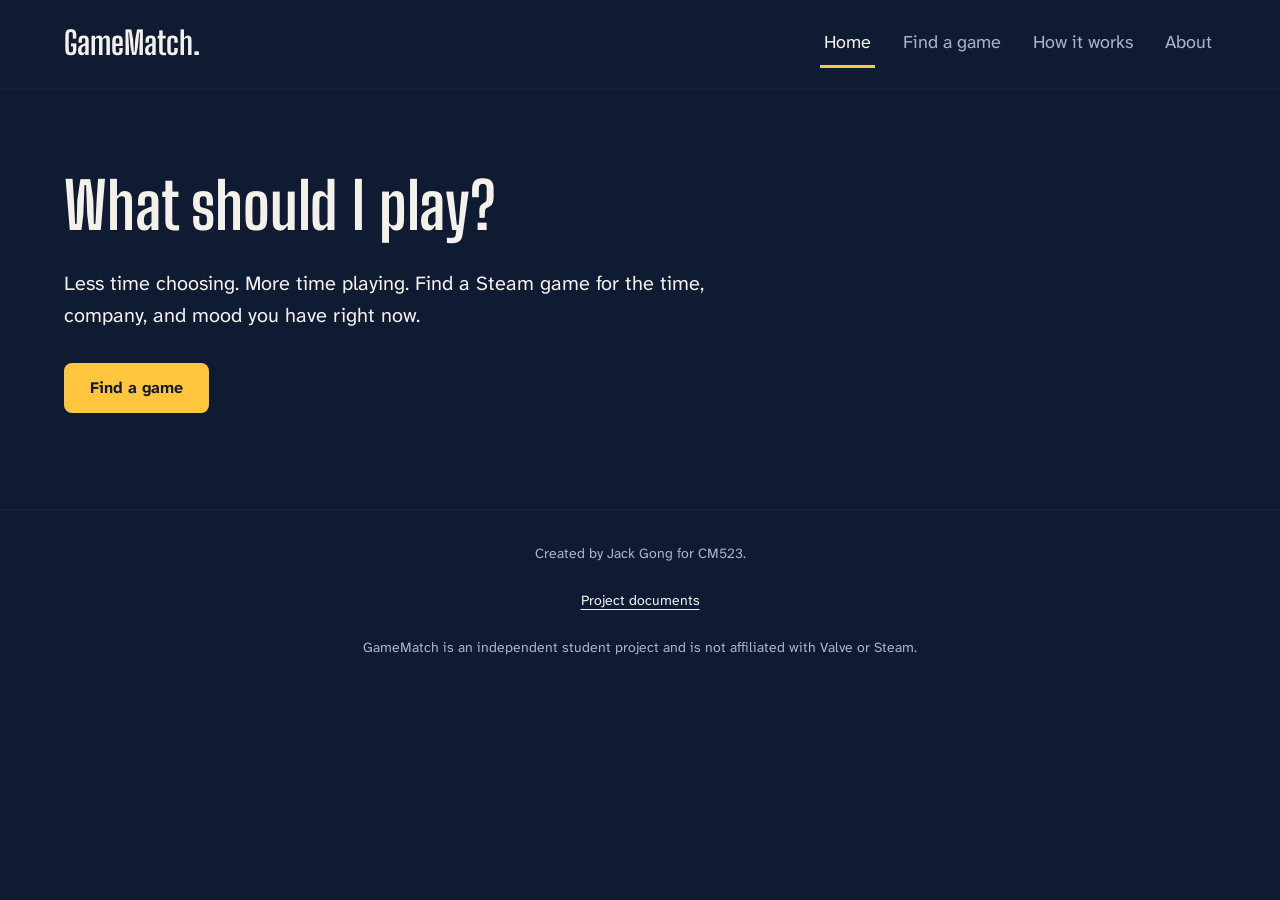
<file: index.html>
<!DOCTYPE html>
<html lang="en">
  <head>
    <meta charset="UTF-8" />
    <meta http-equiv="X-UA-Compatible" content="IE=edge" />
    <meta name="viewport" content="width=device-width, initial-scale=1.0" />

    <title>GameMatch | Homepage</title>

    <meta
      name="description"
      content="Find a Steam game that fits your available time, company, mood, and effort."
    />

    <!-- Google Fonts -->
    <link rel="preconnect" href="https://fonts.googleapis.com" />
    <link rel="preconnect" href="https://fonts.gstatic.com" crossorigin />
    <link
    href="https://fonts.googleapis.com/css2?family=Atkinson+Hyperlegible+Next:wght@400;700&amp;family=Big+Shoulders+Display:wght@700&amp;display=swap"
    rel="stylesheet"
    />

    <!-- Shared styles -->
    <link rel="stylesheet" href="styles/normalize.css" />
    <link rel="stylesheet" href="styles/styles.css" />

    <script src="scripts/scripts.js" defer></script>
  </head>

  <body>
    <a class="skip-link" href="#main">Skip to content</a>

    <header class="site-header">
      <div class="container header-content">
        <a class="brand" href="index.html">GameMatch.</a>

        <nav aria-label="Main navigation">
          <ul>
            <li>
              <a href="index.html" aria-current="page">Home</a>
            </li>
            <li>
              <a href="quiz.html">Find a game</a>
            </li>
            <li>
              <a href="how-it-works.html">How it works</a>
            </li>
            <li>
              <a href="about.html">About</a>
            </li>
          </ul>
        </nav>
      </div>
    </header>

    <main id="main" class="container" tabindex="-1">
      <section class="intro">
        <h1 id="intro-title">What should I play?</h1>

        <p>
          Less time choosing. More time playing. Find a Steam game
          for the time, company, and mood you have right now.
        </p>

        <a class="primary-link" href="quiz.html">Find a game</a>
      </section>
    </main>

    <footer class="site-footer">
      <div class="container">
        <p>Created by Jack Gong for CM523.</p>

        <p>
          <a href="about.html#project-documents">Project documents</a>
        </p>

        <p>
          GameMatch is an independent student project and is not
          affiliated with Valve or Steam.
        </p>
      </div>
    </footer>
  </body>
</html>
</file>
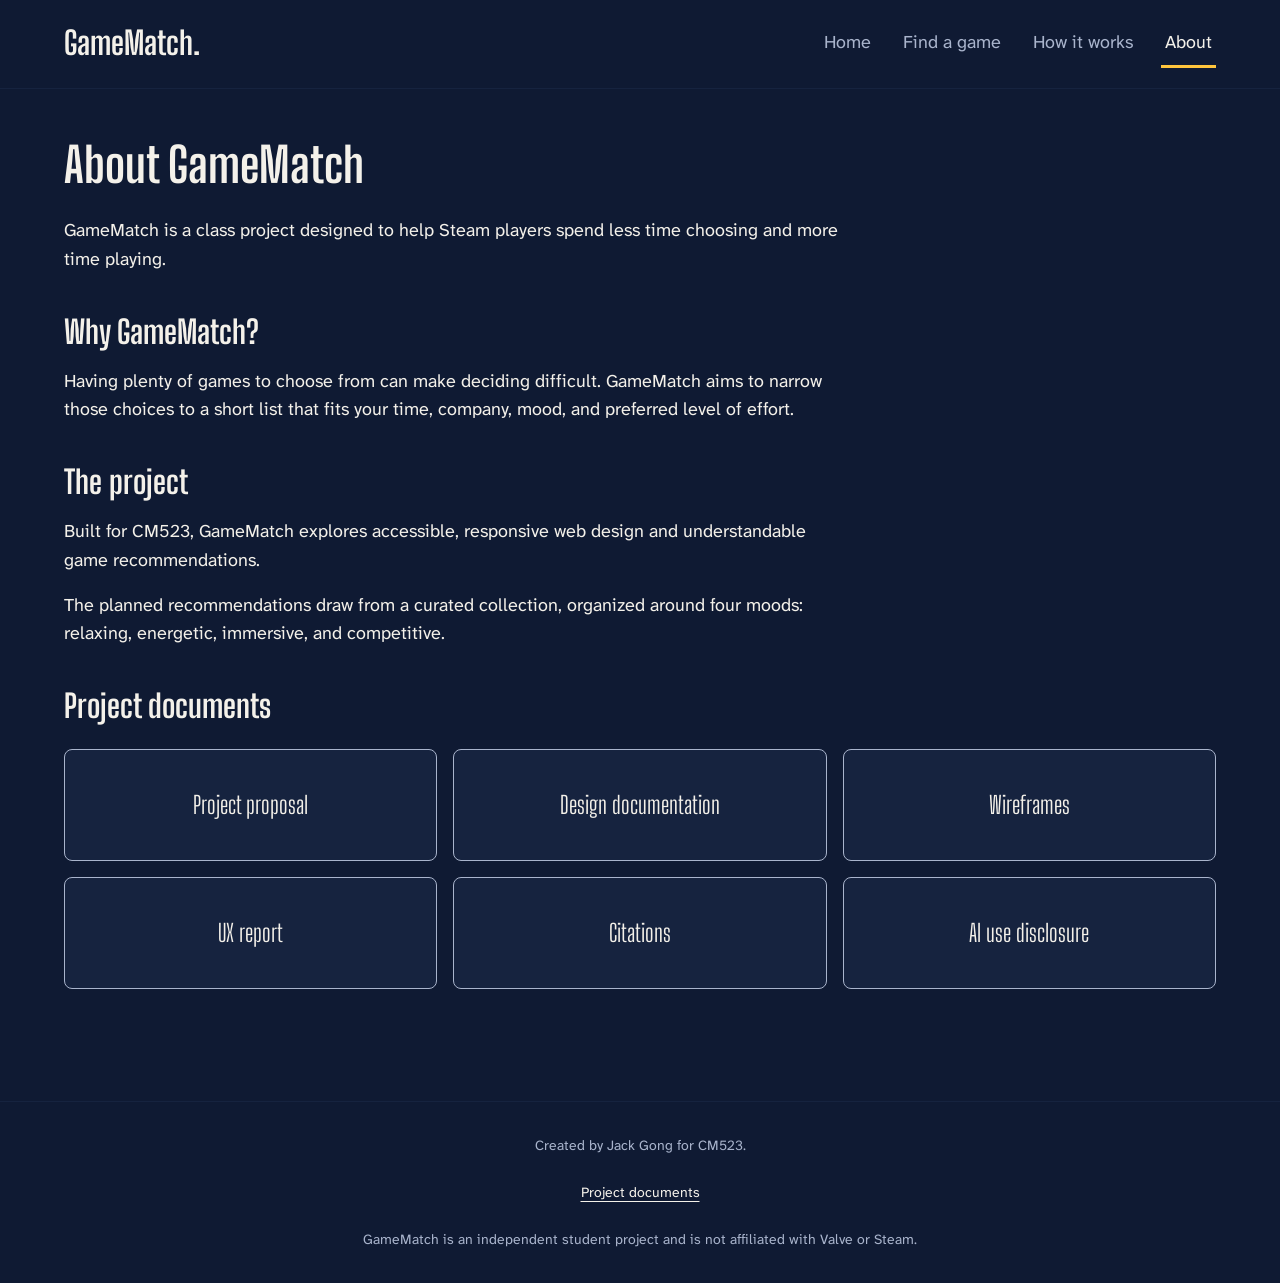
<file: about.html>
<!DOCTYPE html>
<html lang="en">
  <head>
    <meta charset="UTF-8" />
    <meta name="viewport" content="width=device-width, initial-scale=1.0" />

    <title>About | GameMatch</title>

    <meta
      name="description"
      content="Learn about GameMatch, a CM523 class project helping players choose their next Steam game."
    />

    <!-- Google Fonts -->
    <link rel="preconnect" href="https://fonts.googleapis.com" />
    <link rel="preconnect" href="https://fonts.gstatic.com" crossorigin />
    <link
      href="https://fonts.googleapis.com/css2?family=Atkinson+Hyperlegible+Next:wght@400;700&amp;family=Big+Shoulders+Display:wght@700&amp;display=swap"
      rel="stylesheet"
    />

    <!-- Shared styles -->
    <link rel="stylesheet" href="styles/normalize.css" />
    <link rel="stylesheet" href="styles/styles.css" />

    <script src="scripts/scripts.js" defer></script>
  </head>

  <body>
    <a class="skip-link" href="#main">Skip to content</a>

    <header class="site-header">
      <div class="container header-content">
        <a class="brand" href="index.html">GameMatch.</a>

        <nav aria-label="Main navigation">
          <ul>
            <li>
              <a href="index.html">Home</a>
            </li>
            <li>
              <a href="quiz.html">Find a game</a>
            </li>
            <li>
              <a href="how-it-works.html">How it works</a>
            </li>
            <li>
              <a href="about.html" aria-current="page">About</a>
            </li>
          </ul>
        </nav>
      </div>
    </header>

    <main id="main" class="container content-page" tabindex="-1">
  <h1>About GameMatch</h1>

  <p>
    GameMatch is a class project designed to help Steam players
    spend less time choosing and more time playing.
  </p>

  <section>
    <h2 id="purpose-title">Why GameMatch?</h2>

    <p>
      Having plenty of games to choose from can make deciding difficult.
      GameMatch aims to narrow those choices to a short list that fits
      your time, company, mood, and preferred level of effort.
    </p>
  </section>

  <section>
    <h2 id="project-title">The project</h2>

    <p>
      Built for CM523, GameMatch explores accessible, responsive web
      design and understandable game recommendations.
    </p>

    <p>
      The planned recommendations draw from a curated collection,
      organized around four moods: relaxing, energetic, immersive,
      and competitive.
    </p>
  </section>

 <section id="project-documents">
  <h2>Project documents</h2>

  <ul class="document-grid">
    <li>
      <a class="document-link" href="https://docs.google.com/document/d/10yvOjXsFzXzAhy5ZRJ5kE5uwqsh6SvGJwZzQa2SEx6k/edit?usp=sharing">
        Project proposal
      </a>
    </li>

    <li>
      <a class="document-link" href="https://www.figma.com/design/ZsrrcD2uJ7fpyzbAUCu5RH/CM523-Design-Document?node-id=1-2&t=rBiLXAapvz8yHO2y-1">
        Design documentation
      </a>
    </li>

    <li>
      <a class="document-link" href="https://drive.google.com/file/d/1TMj_tor_kPgyBj4rtlNAKkOtyKVSqGGo/view?usp=sharing">
        Wireframes
      </a>
    </li>

    <li>
      <a class="document-link" href="">
        UX report
      </a>
    </li>

    <li>
      <a class="document-link" href="">
        Citations
      </a>
    </li>

    <li>
      <a class="document-link" href="">
        AI use disclosure
      </a>
    </li>
  </ul>
</section>

</main>
    <footer class="site-footer">
      <div class="container">
        <p>Created by Jack Gong for CM523.</p>

        <p>
          <a href="about.html#project-documents">Project documents</a>
        </p>

        <p>
          GameMatch is an independent student project and is not
          affiliated with Valve or Steam.
        </p>
      </div>
    </footer>
  </body>
</html>
</file>
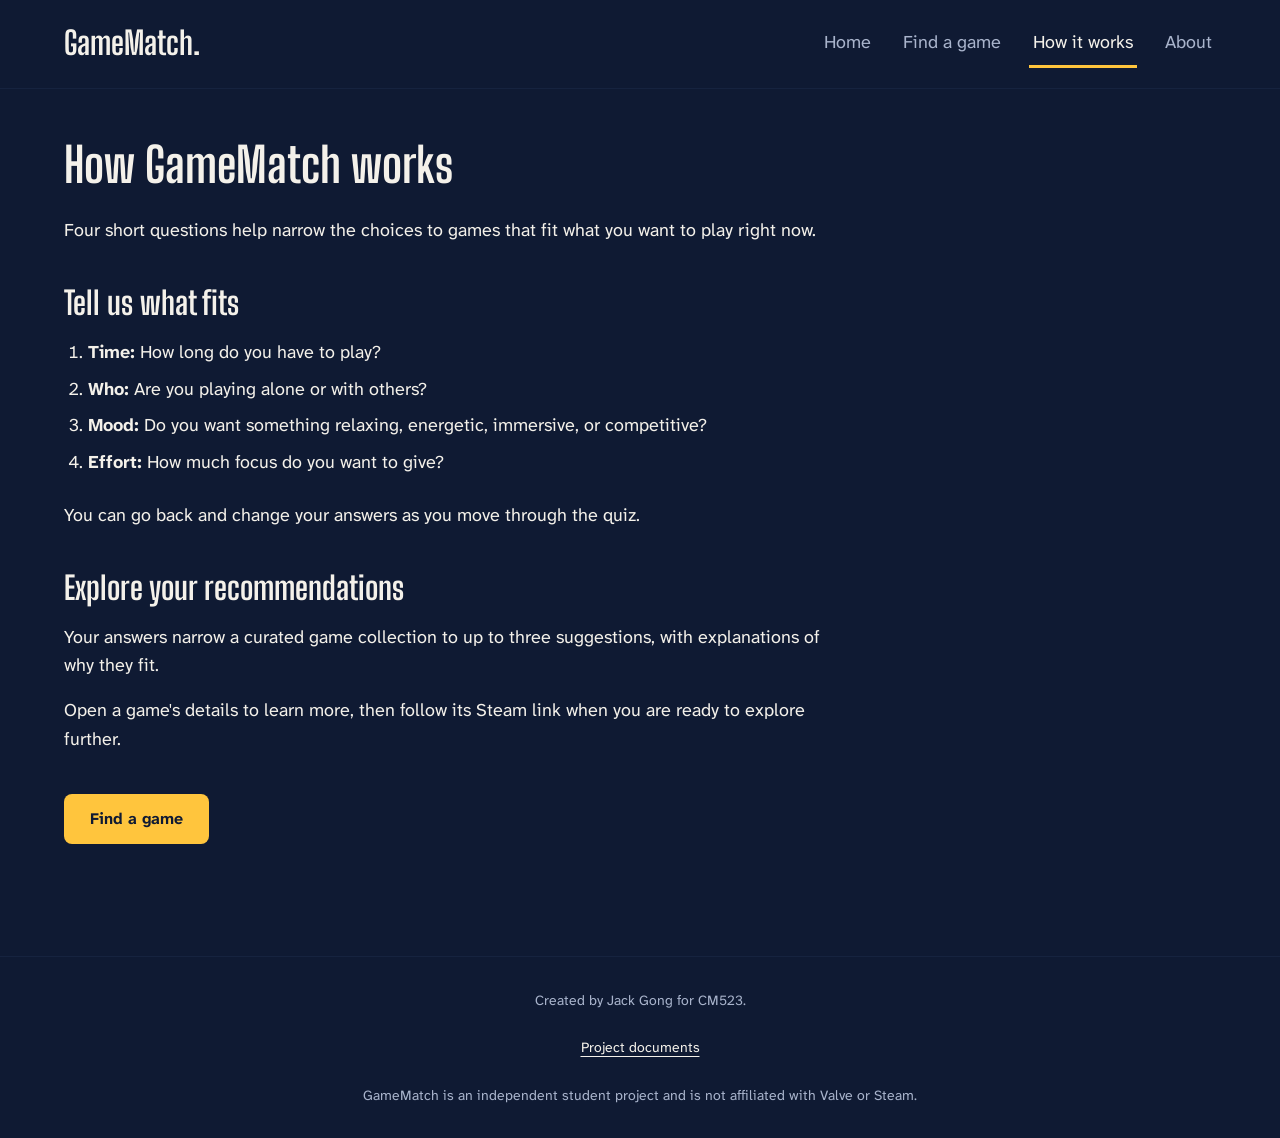
<file: how-it-works.html>
<!DOCTYPE html>
<html lang="en">
  <head>
    <meta charset="UTF-8" />
    <meta name="viewport" content="width=device-width, initial-scale=1.0" />

    <title>How it works | GameMatch</title>

    <meta
      name="description"
      content="Learn how GameMatch uses your time, company, mood, and effort preferences to suggest Steam games."
    />

    <!-- Google Fonts -->
    <link rel="preconnect" href="https://fonts.googleapis.com" />
    <link rel="preconnect" href="https://fonts.gstatic.com" crossorigin />
    <link
    href="https://fonts.googleapis.com/css2?family=Atkinson+Hyperlegible+Next:wght@400;700&amp;family=Big+Shoulders+Display:wght@700&amp;display=swap"
    rel="stylesheet"
    />

    <!-- Shared styles -->
    <link rel="stylesheet" href="styles/normalize.css" />
    <link rel="stylesheet" href="styles/styles.css" />

    <script src="scripts/scripts.js" defer></script>
  </head>

  <body>
    <a class="skip-link" href="#main">Skip to content</a>

    <header class="site-header">
      <div class="container header-content">
        <a class="brand" href="index.html">GameMatch.</a>

        <nav aria-label="Main navigation">
          <ul>
            <li>
              <a href="index.html">Home</a>
            </li>
            <li>
              <a href="quiz.html">Find a game</a>
            </li>
            <li>
              <a href="how-it-works.html" aria-current="page">
                How it works
              </a>
            </li>
            <li>
              <a href="about.html">About</a>
            </li>
          </ul>
        </nav>
      </div>
    </header>

    <main id="main" class="container content-page" tabindex="-1">
      <h1>How GameMatch works</h1>

      <p>
        Four short questions help narrow the choices to games
        that fit what you want to play right now.
      </p>

      <section>
        <h2 id="questions-title">Tell us what fits</h2>

        <ol>
          <li>
            <strong>Time:</strong>
            How long do you have to play?
          </li>
          <li>
            <strong>Who:</strong>
            Are you playing alone or with others?
          </li>
          <li>
            <strong>Mood:</strong>
            Do you want something relaxing, energetic, immersive,
            or competitive?
          </li>
          <li>
            <strong>Effort:</strong>
            How much focus do you want to give?
          </li>
        </ol>

        <p>
          You can go back and change your answers as you move
          through the quiz.
        </p>
      </section>

      <section>
        <h2 id="recommendations-title">Explore your recommendations</h2>

        <p>
          Your answers narrow a curated game collection to up to
          three suggestions, with explanations of why they fit.
        </p>

        <p>
          Open a game's details to learn more, then follow its
          Steam link when you are ready to explore further.
        </p>
      </section>

      <a class="primary-link" href="quiz.html">Find a game</a>
    </main>

    <footer class="site-footer">
      <div class="container">
        <p>Created by Jack Gong for CM523.</p>

        <p>
          <a href="about.html#project-documents">Project documents</a>
        </p>

        <p>
          GameMatch is an independent student project and is not
          affiliated with Valve or Steam.
        </p>
      </div>
    </footer>
  </body>
</html>
</file>
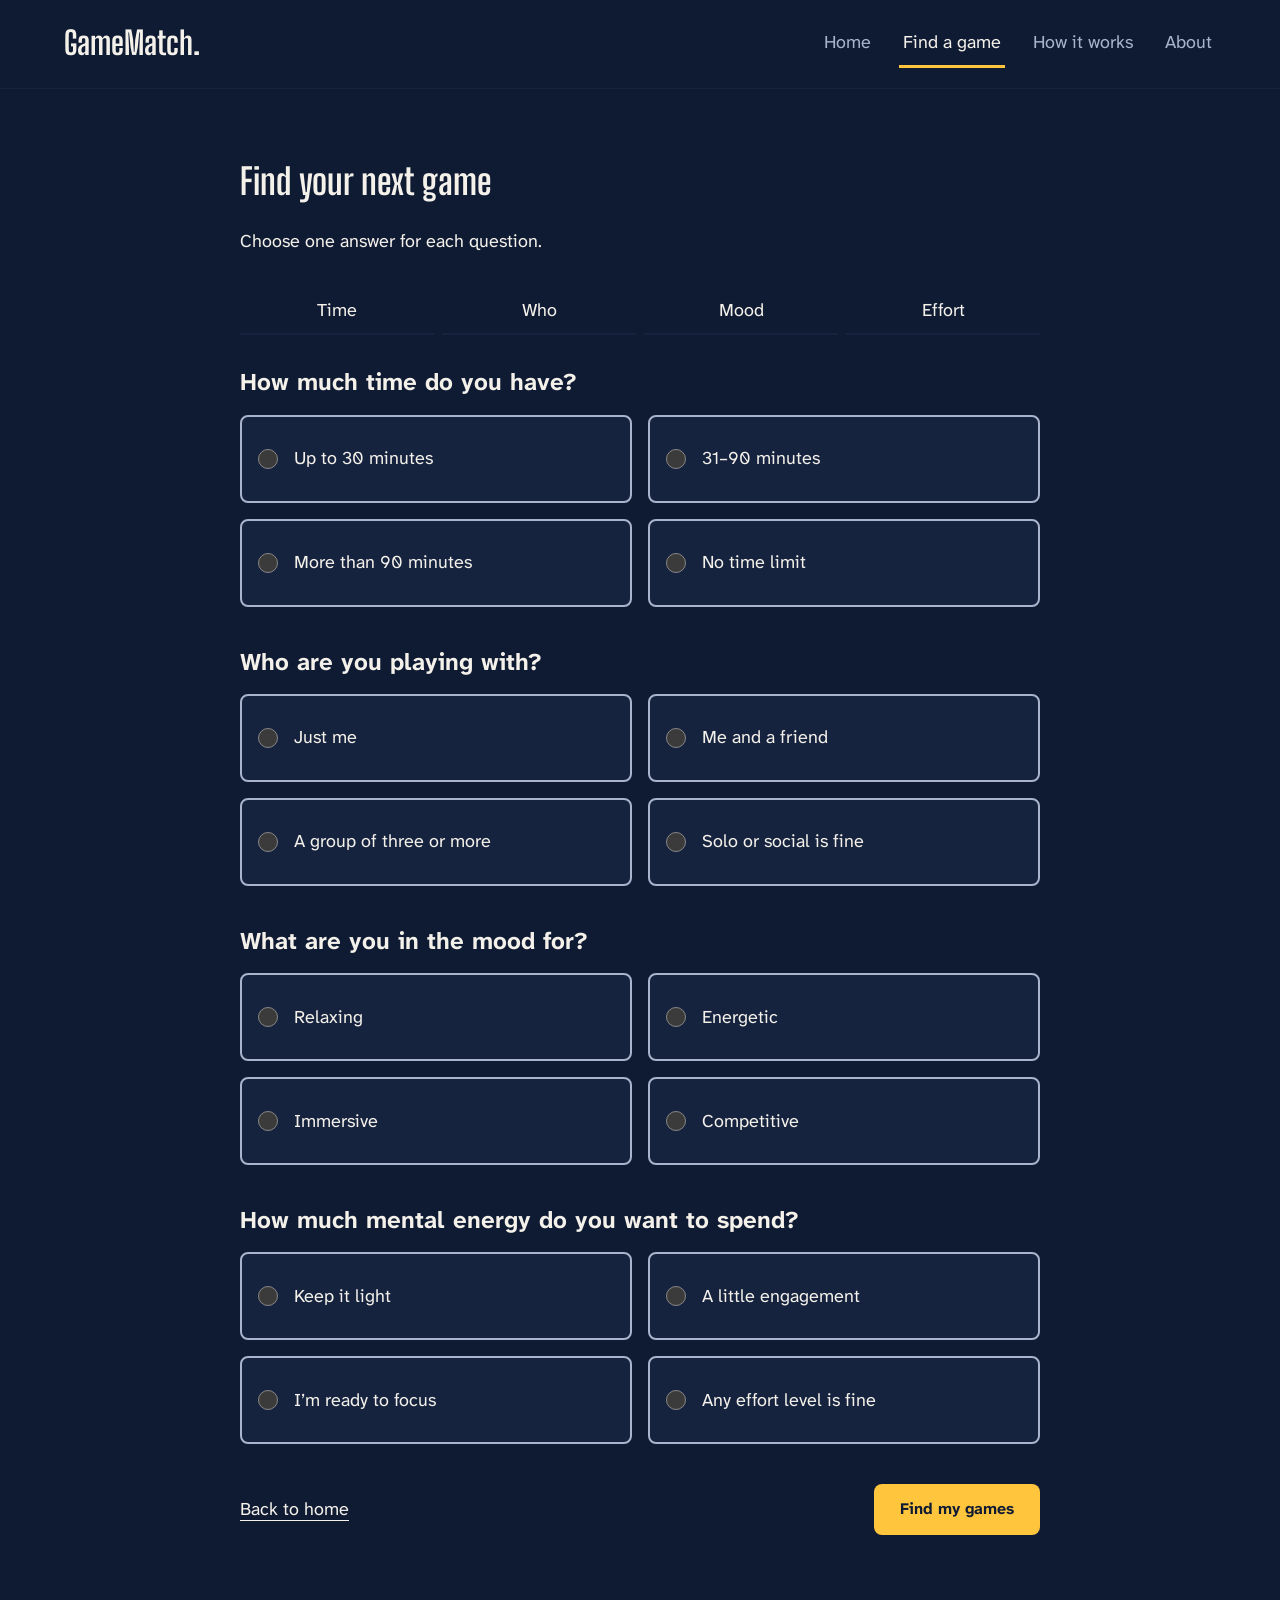
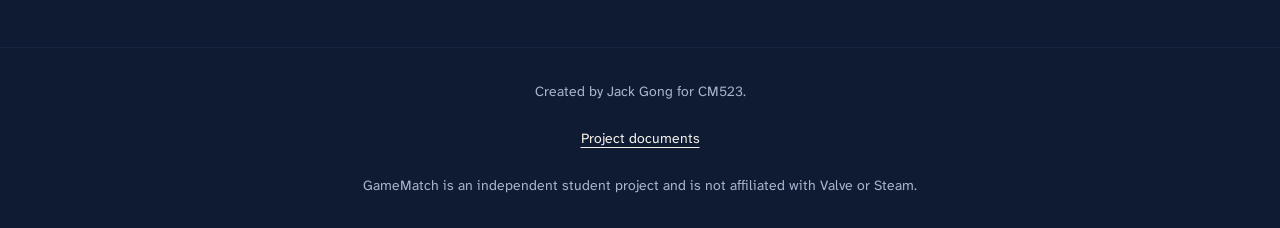
<file: quiz.html>
<!DOCTYPE html>
<html lang="en">
  <head>
    <meta charset="UTF-8" />
    <meta name="viewport" content="width=device-width, initial-scale=1.0" />

    <title>Find a game | GameMatch</title>

    <meta
      name="description"
      content="Answer four questions to find Steam games that fit your time, company, mood, and effort."
    />

    <!-- Google Fonts -->
    <link rel="preconnect" href="https://fonts.googleapis.com" />
    <link rel="preconnect" href="https://fonts.gstatic.com" crossorigin />
    <link
      href="https://fonts.googleapis.com/css2?family=Atkinson+Hyperlegible+Next:wght@400;700&amp;family=Big+Shoulders+Display:wght@700&amp;display=swap"
      rel="stylesheet"
    />

    <!-- Shared styles -->
    <link rel="stylesheet" href="styles/normalize.css" />
    <link rel="stylesheet" href="styles/styles.css" />

    <script src="scripts/scripts.js" defer></script>
  </head>

  <body>
    <a class="skip-link" href="#main">Skip to content</a>

    <header class="site-header">
      <div class="container header-content">
        <a class="brand" href="index.html">GameMatch.</a>

        <nav aria-label="Main navigation">
          <ul>
            <li>
              <a href="index.html">Home</a>
            </li>
            <li>
              <a href="quiz.html" aria-current="page">Find a game</a>
            </li>
            <li>
              <a href="how-it-works.html">How it works</a>
            </li>
            <li>
              <a href="about.html">About</a>
            </li>
          </ul>
        </nav>
      </div>
    </header>

    <main id="main" class="container quiz-page" tabindex="-1">
      <h1>Find your next game</h1>
      <p>Choose one answer for each question.</p>

      <!-- These links jump to each question within this page. -->
      <nav class="quiz-progress" aria-label="Quiz questions">
        <ol>
          <li><a href="#time-question">Time</a></li>
          <li><a href="#company-question">Who</a></li>
          <li><a href="#mood-question">Mood</a></li>
          <li><a href="#effort-question">Effort</a></li>
        </ol>
      </nav>

      <form id="game-quiz" action="results.html" method="get">
        <!-- Radios with the same name form one answer group. -->
        <fieldset id="time-question" class="quiz-question">
          <legend>How much time do you have?</legend>

          <div class="quiz-options">
            <label class="quiz-option">
              <input type="radio" name="time" value="quick" required />
              <span>Up to 30 minutes</span>
            </label>

            <label class="quiz-option">
              <input type="radio" name="time" value="hour" required />
              <span>31–90 minutes</span>
            </label>

            <label class="quiz-option">
              <input type="radio" name="time" value="long" required />
              <span>More than 90 minutes</span>
            </label>

            <label class="quiz-option">
              <input type="radio" name="time" value="any" required />
              <span>No time limit</span>
            </label>
          </div>
        </fieldset>

        <fieldset id="company-question" class="quiz-question">
          <legend>Who are you playing with?</legend>

          <div class="quiz-options">
            <label class="quiz-option">
              <input type="radio" name="company" value="solo" required />
              <span>Just me</span>
            </label>

            <label class="quiz-option">
              <input type="radio" name="company" value="duo" required />
              <span>Me and a friend</span>
            </label>

            <label class="quiz-option">
              <input type="radio" name="company" value="group" required />
              <span>A group of three or more</span>
            </label>

            <label class="quiz-option">
              <input type="radio" name="company" value="any" required />
              <span>Solo or social is fine</span>
            </label>
          </div>
        </fieldset>

        <fieldset id="mood-question" class="quiz-question">
          <legend>What are you in the mood for?</legend>

          <div class="quiz-options">
            <label class="quiz-option">
              <input type="radio" name="mood" value="relaxing" required />
              <span>Relaxing</span>
            </label>

            <label class="quiz-option">
              <input type="radio" name="mood" value="energetic" required />
              <span>Energetic</span>
            </label>

            <label class="quiz-option">
              <input type="radio" name="mood" value="immersive" required />
              <span>Immersive</span>
            </label>

            <label class="quiz-option">
              <input type="radio" name="mood" value="competitive" required />
              <span>Competitive</span>
            </label>
          </div>
        </fieldset>

        <fieldset id="effort-question" class="quiz-question">
          <legend>How much mental energy do you want to spend?</legend>

          <div class="quiz-options">
            <label class="quiz-option">
              <input type="radio" name="effort" value="low" required />
              <span>Keep it light</span>
            </label>

            <label class="quiz-option">
              <input type="radio" name="effort" value="medium" required />
              <span>A little engagement</span>
            </label>

            <label class="quiz-option">
              <input type="radio" name="effort" value="high" required />
              <span>I’m ready to focus</span>
            </label>

            <label class="quiz-option">
              <input type="radio" name="effort" value="any" required />
              <span>Any effort level is fine</span>
            </label>
          </div>
        </fieldset>

        <div class="quiz-actions">
          <a href="index.html">Back to home</a>
          <button class="primary-button" type="submit">
            Find my games
          </button>
        </div>
      </form>
    </main>

<footer class="site-footer">
  <div class="container">
    <p>Created by Jack Gong for CM523.</p>

    <p>
      <a href="about.html#project-documents">Project documents</a>
    </p>

    <p>
      GameMatch is an independent student project and is not
      affiliated with Valve or Steam.
    </p>
  </div>
</footer>
  </body>
</html>
</file>
<file: styles/styles.css>
/* ===== YOUR CSS GOES HERE ===== */
/* ===== START BY IMPORTING YOUR FONTS ===== */ 
/* ===== NEXT WRITE GLOBAL STYLES, THEN USE MEDIA QUERIES FOR LAYOUT/STYLE ADJUSTMENTS ===== */
/* ===== STARTER CSS BELOW FOR body AND p IS JUST AN EXAMPLE... YOU MAY DELETE IT ===== */
* {
  box-sizing: border-box;
}

:root {
  color-scheme: dark;

  --background: #0f1a33;
  --surface: #16233f;
  --text: #f4f1ea;
  --muted: #a9b4cc;
  --accent: #ffc53d;

  --relaxing: #3dd68c;
  --energetic: #ff8b3e;
  --immersive: #7b9bff;
  --competitive: #b98cf0;

  --font-heading: "Big Shoulders Display", sans-serif;
  --font-body: "Atkinson Hyperlegible Next", sans-serif;
}

/* JavaScript sets data-mood on <html> to select an accent color. */
:root[data-mood="relaxing"] {
  --accent: var(--relaxing);
}

:root[data-mood="energetic"] {
  --accent: var(--energetic);
}

:root[data-mood="immersive"] {
  --accent: var(--immersive);
}

:root[data-mood="competitive"] {
  --accent: var(--competitive);
}

body {
  margin: 0;
  background-color: var(--background);
  color: var(--text);
  font-family: var(--font-body);
  font-size: 1.125rem;
  line-height: 1.6;
}

h1,
h2,
h3 {
  font-family: var(--font-heading);
  line-height: 1.15;
}

p {
  max-width: 65ch;
}

a {
  color: inherit;
  text-underline-offset: 0.25em;
}

button,
input {
  font: inherit;
}

:focus-visible {
  outline: 3px solid var(--accent);
  outline-offset: 4px;
}


/* ===== SHARED PAGE CONTAINER ===== */

.container {
  width: 90%;
  max-width: 72rem;
  margin-inline: auto;
}


/* ===== HEADER AND NAVIGATION ===== */

.site-header {
  border-bottom: 1px solid var(--surface);
}

.header-content {
  display: flex;
  flex-wrap: wrap;
  justify-content: space-between;
  align-items: center;
  gap: 2rem;
  padding-block: 1.25rem;
}

.brand {
  font-family: var(--font-heading);
  font-size: 2rem;
  font-weight: 700;
  line-height: 1.1;
  text-decoration: none;
}

.site-header nav ul {
  display: flex;
  flex-wrap: wrap;
  gap: 0.5rem 1.5rem;
  margin: 0;
  padding: 0;
  list-style: none;
}

.site-header nav a {
  display: inline-flex;
  align-items: center;
  min-height: 3rem;
  padding: 0.5rem 0.25rem;
  border-bottom: 3px solid transparent;
  color: var(--muted);
  text-decoration: none;
}

.site-header nav a:hover {
  color: var(--accent);
}

.site-header nav a[aria-current="page"] {
  border-bottom-color: var(--accent);
  color: var(--text);
}

/* ===== SKIP LINK ===== */

.skip-link {
  position: absolute;
  top: 1rem;
  left: 1rem;
  z-index: 10;
  padding: 0.75rem 1rem;
  background-color: var(--accent);
  color: var(--background);
  transform: translateY(-200%);
}

.skip-link:focus {
  transform: translateY(0);
}


/* ===== FOOTER ===== */

.site-footer {
  margin-top: 4rem;
  padding-block: 2rem;
  border-top: 1px solid var(--surface);
  color: var(--muted);
  font-size: 0.875rem;
  line-height: 1.6;
  text-align: center;
}

.site-footer .container {
  display: flex;
  flex-direction: column;
  align-items: center;
  gap: 0.75rem;
}

.site-footer p {
  margin: 0;
  max-width: 75ch;
}

.site-footer a {
  display: inline-flex;
  align-items: center;
  min-height: 3rem;
  color: var(--text);
  text-underline-offset: 0.25em;
}

.site-footer a:hover {
  color: var(--accent);
}


/* ===== PRIMARY LINKS AND BUTTONS ===== */

.primary-link,
.primary-button {
  display: inline-flex;
  align-items: center;
  justify-content: center;
  min-height: 3rem;
  padding: 0.75rem 1.5rem;
  border: 2px solid transparent;
  border-radius: 8px;
  background-color: var(--accent);
  color: var(--background);
  font-size: 1rem;
  font-weight: 700;
  line-height: 1.4;
  text-align: center;
  text-decoration: none;
  cursor: pointer;
}

.primary-link:hover,
.primary-button:hover {
  background-color: var(--text);
}

.primary-link:active,
.primary-button:active {
  border-color: var(--accent);
  background-color: var(--surface);
  color: var(--text);
}


/* ===== HOMEPAGE INTRO ===== */

.intro {
  max-width: 48rem;
  padding-block: 5rem 2rem;
}

.intro h1 {
  margin: 0 0 1.5rem;
  font-size: 4rem;
}

.intro p {
  max-width: 50ch;
  margin: 0 0 2rem;
  font-size: 1.25rem;
}


/* ===== ABOUT AND HOW IT WORKS ===== */

.content-page {
  padding-block: 3rem;
}

.content-page h1 {
  margin: 0 0 1.5rem;
  font-size: 3rem;
}

.content-page section {
  margin-top: 2.5rem;
}

.content-page h2 {
  margin: 0 0 1rem;
  font-size: 2rem;
}

.content-page p {
  margin: 0 0 1rem;
}

.content-page ol {
  margin: 1rem 0 1.5rem;
  padding-inline-start: 1.5rem;
}

.content-page ol li + li {
  margin-top: 0.5rem;
}

.content-page > .primary-link {
  margin-top: 1.5rem;
}


/* ===== ABOUT: PROJECT DOCUMENTS ===== */

.document-grid {
  display: grid;
  grid-template-columns: repeat(3, minmax(0, 1fr));
  gap: 1rem;
  margin: 1.5rem 0 0;
  padding: 0;
  list-style: none;
}

.document-link {
  display: flex;
  align-items: center;
  justify-content: center;
  min-height: 7rem;
  height: 100%;
  padding: 1.25rem;
  border: 1px solid var(--muted);
  border-radius: 8px;
  background-color: var(--surface);
  color: var(--text);
  font-family: var(--font-heading);
  font-size: 1.5rem;
  line-height: 1.3;
  text-align: center;
  text-decoration: none;
}

.document-link:hover {
  border-color: var(--accent);
  color: var(--accent);
}

/* ===== QUIZ: PAGE LAYOUT ===== */

.quiz-page {
  max-width: 50rem;
  padding-block: 3rem;
}


/* ===== QUIZ: PROGRESS ROUTE ===== */

.quiz-progress ol {
  display: grid;
  grid-template-columns: repeat(4, minmax(0, 1fr));
  gap: 0.5rem;
  margin: 2rem 0;
  padding: 0;
  list-style: none;
}

.quiz-progress a {
  display: flex;
  align-items: center;
  justify-content: center;
  min-height: 3rem;
  border-bottom: 2px solid var(--surface);
  text-decoration: none;
}


/* ===== QUIZ: QUESTION GROUPS ===== */

.quiz-question {
  min-width: 0;
  margin: 0 0 2.5rem;
  padding: 0;
  border: 0;
}

.quiz-question legend {
  max-width: 100%;
  margin-bottom: 1rem;
  padding: 0;
  font-size: 1.5rem;
  font-weight: 700;
  line-height: 1.3;
}


/* ===== QUIZ: ANSWER OPTIONS ===== */

.quiz-options {
  display: grid;
  grid-template-columns: repeat(2, minmax(0, 1fr));
  gap: 1rem;
}

.quiz-option {
  display: flex;
  align-items: center;
  gap: 1rem;
  min-height: 5.5rem;
  padding: 1rem;
  border: 2px solid var(--muted);
  border-radius: 8px;
  background-color: var(--surface);
  cursor: pointer;
}

.quiz-option input {
  flex-shrink: 0;
  width: 1.25rem;
  height: 1.25rem;
  margin: 0;
  accent-color: var(--accent);
}

.quiz-option:has(input:checked) {
  border-color: var(--accent);
}


/* ===== QUIZ: FORM ACTIONS ===== */

.quiz-actions {
  display: flex;
  flex-wrap: wrap;
  justify-content: space-between;
  align-items: center;
  gap: 1rem;
  margin-top: 2rem;
}

@media (max-width: 768px) {
  .header-content {
    flex-direction: column;
    align-items: flex-start;
    gap: 1rem;
  }

  .site-header nav ul {
    gap: 0.5rem 1rem;
  }

  .site-footer {
    margin-top: 3rem;
    padding-block: 1.5rem;
  }

  .intro {
    padding-block: 3rem 1rem;
  }

  .intro h1 {
    font-size: 3rem;
  }

  .intro p {
    font-size: 1.125rem;
  }

  .content-page {
    padding-block: 2rem;
  }

  .content-page h1 {
    font-size: 2.5rem;
  }

  .document-grid {
    grid-template-columns: repeat(2, minmax(0, 1fr));
  }

  .quiz-options {
    grid-template-columns: 1fr;
  }
}

@media (max-width: 480px) {
  .document-grid {
    grid-template-columns: 1fr;
  }
}
</file>
